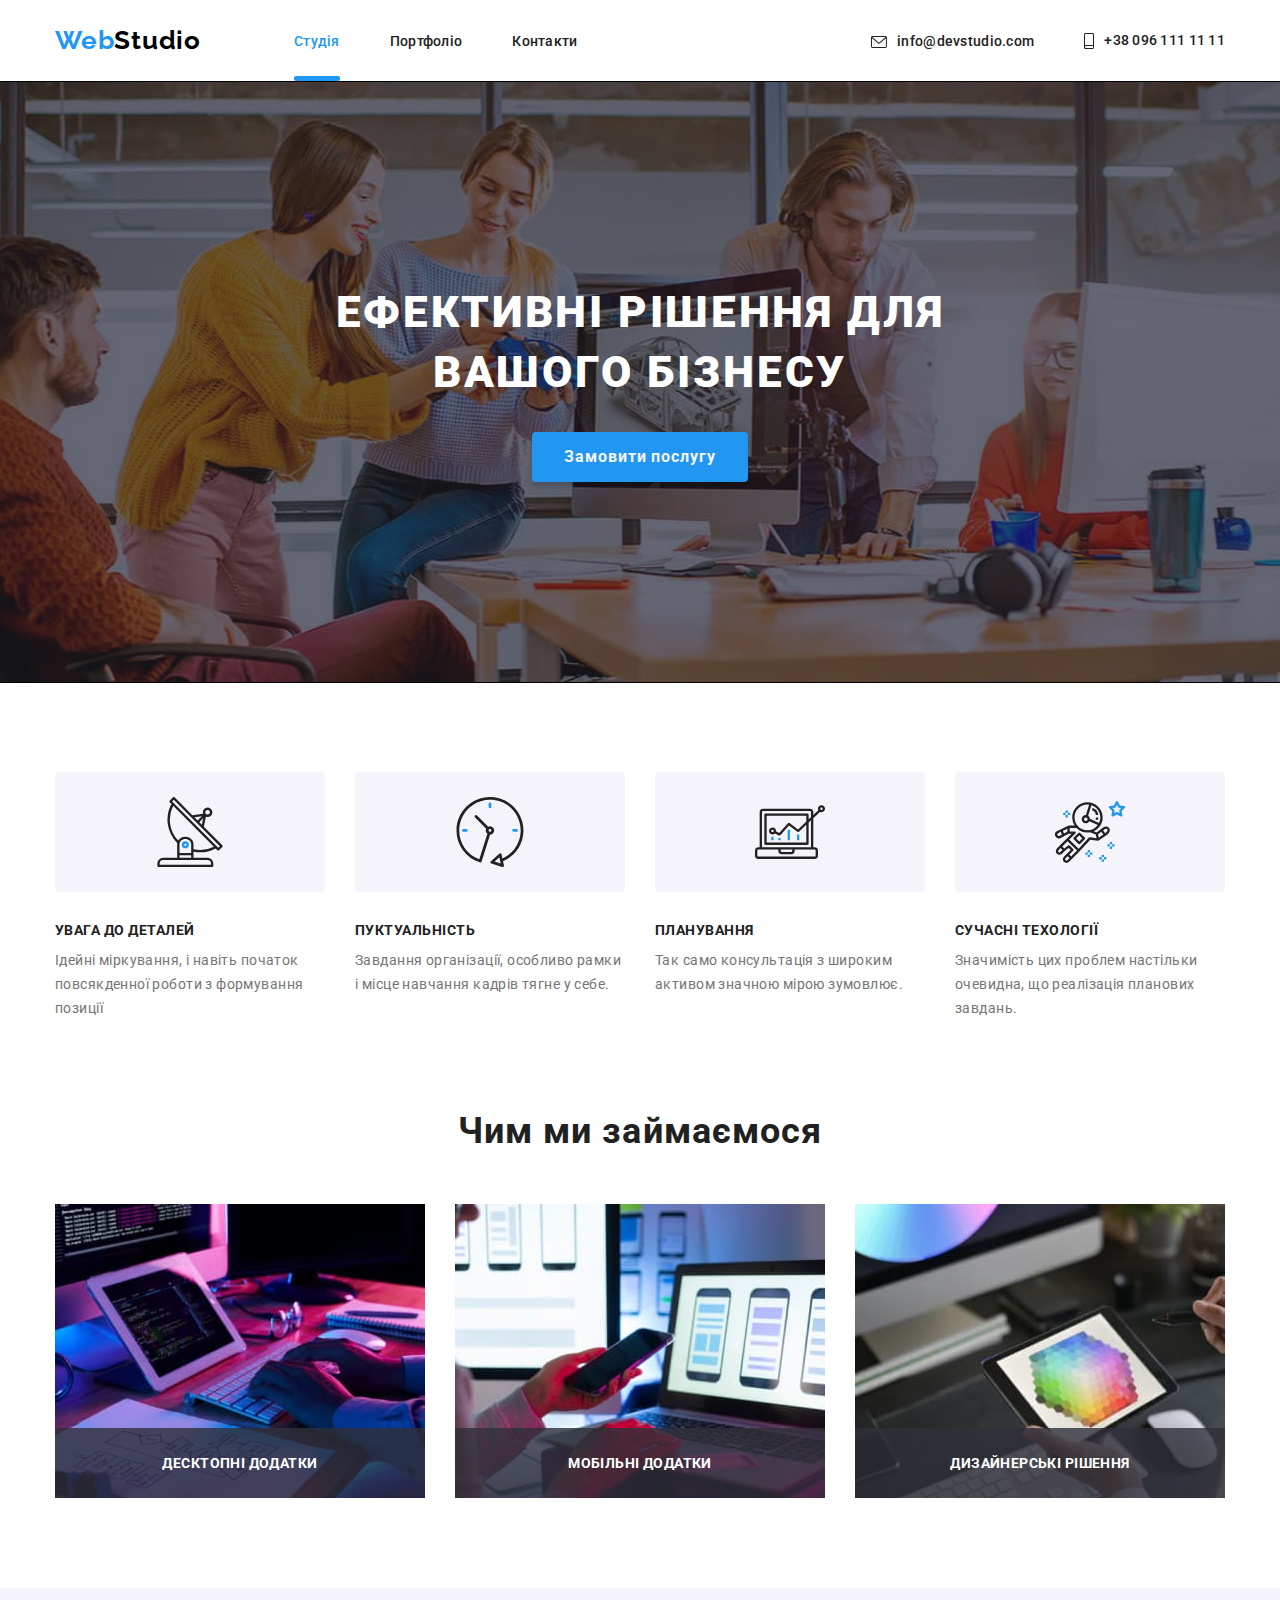
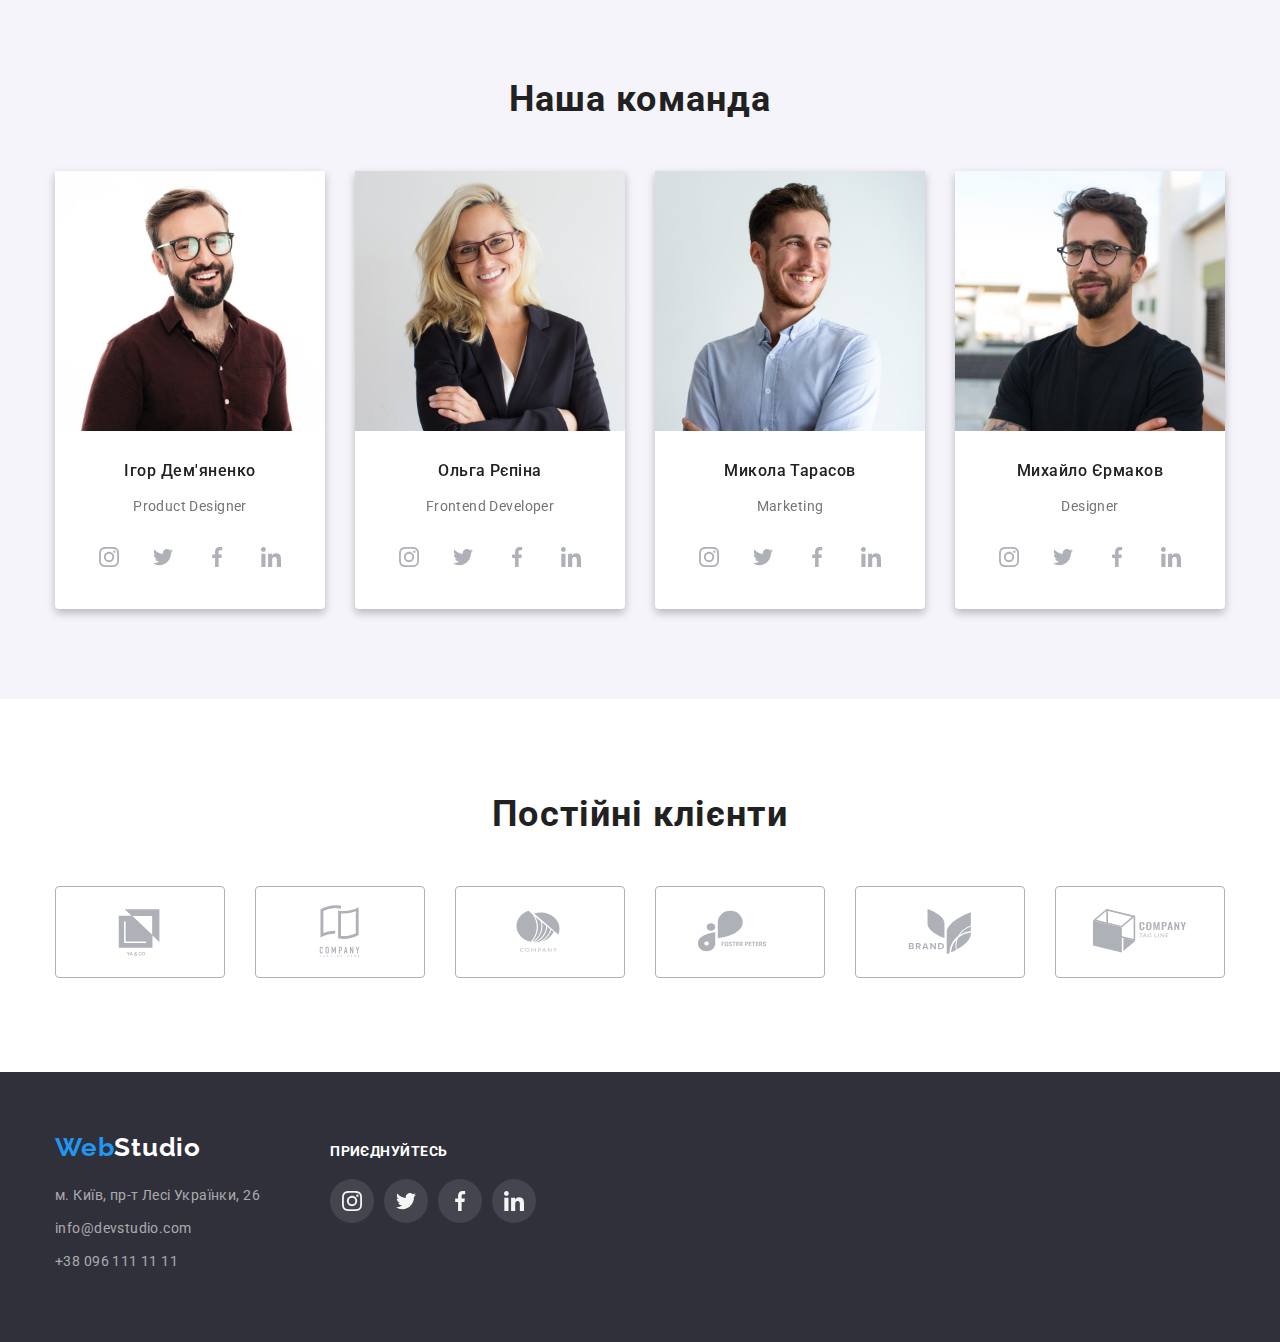
<file: index.html>
<!DOCTYPE html>
<html lang="uk">
  <head>
    <meta charset="UTF-8" />
    <meta http-equiv="X-UA-Compatible" content="IE=edge" />
    <meta name="viewport" content="width=device-width, initial-scale=1.0" />
    <title>webstudio</title>
    <link rel="preconnect" href="https://fonts.googleapis.com" />
    <link rel="preconnect" href="https://fonts.gstatic.com" crossorigin />
    <link href="https://fonts.googleapis.com/css2?family=Raleway:wght@700&family=Roboto:wght@400;500;700;900&display=swap" rel="stylesheet" />
    <link rel="stylesheet" href="https://cdnjs.cloudflare.com/ajax/libs/modern-normalize/1.1.0/modern-normalize.min.css" />
    <link rel="stylesheet" href="./css/styles.css" />
  </head>
  <body class="page-body">
    <!--Header-->
    <header class="page-header">
      <!--Заголовки-->
      <div class="container">
        <nav class="header-nav">
          <a href="WebStudio" class="logo link"> <span class="web">Web</span>Studio</a>
          <ul class="header-list list">
            <li class="item"><a href="./index.html" class="header-link active current">Студія</a></li>
            <li class="item"><a href="./portfolio.html" class="header-link">Портфоліо</a></li>
            <li class="item"><a href="Контакти" class="header-link">Контакти</a></li>
          </ul>
        </nav>
        <ul class="contacts list">
          <li class="item">
            <a class="header-mail hearder-link active link" href="info@devstudio.com">
              <svg class="phone icon" width="16" height="12">
                <use href="./images/icons.svg#icon-envelope"></use></svg     >info@devstudio.com</a
            >
          </li>
          <li>
            <a class="header-tel hearder-link link" href="+380961111111">
              <svg class="phone icon" width="10" height="16">
                <use href="./images/icons.svg#icon-smartphone"></use></svg              >+38 096 111 11 11</a
            >
          </li>
        </ul>
      </div>
    </header>
    <main>
      <!--Ефективні рішення-->
      <section class="section-title">
        <div class="container">
          <h1 class="title">
            ЕФЕКТИВНІ РІШЕННЯ ДЛЯ <br/>
            ВАШОГО БІЗНЕСУ
          </h1>
          <button data-modal-open class="button title-button" type="button">Замовити послугу</button>
          <div class="backdrop is-hidden" data-modal>
          <div class="modal">
           <button class="modal-icon" type="button" data-modal-close>
            <svg class="modal-icon-close" width="18" height="18">
           <use href="./images/icons.svg#icon-close"></use>
           </svg>
           </button>
          </div>
         </div>
        </div>
      </section>
      <!--Наші переваги-->
      <section class="padding">
        <div class="container">
          <h2 class="visually-hidden">Наші переваги</h2>
          <ul class="feature-list list">
            <li class="item">
              <div class="thumb">
                <svg class="item-icon" width="70" height="70">
                  <use href="./images/icons.svg#icon-antenna"></use>
                </svg>
              </div>
              <h3 class="title-medium">УВАГА ДО ДЕТАЛЕЙ</h3>
              <p class="text">Ідейні міркування, і навіть початок повсякденної роботи з формування позиції</p>
            </li>
            <li class="item">
              <div class="thumb">
                <svg class="item-icon" width="70" height="70">
                  <use href="./images/icons.svg#icon-clock"></use>
                </svg>
              </div>
              <h3 class="title-medium">ПУКТУАЛЬНІСТЬ</h3>
              <p class="text">Завдання організації, особливо рамки і місце навчання кадрів тягне у себе.</p>
            </li>
            <li class="item">
              <div class="thumb">
                <svg class="item-icon" width="70" height="70">
                  <use href="./images/icons.svg#icon-diagram"></use>
                </svg>
              </div>
              <h3 class="title-medium">ПЛАНУВАННЯ</h3>
              <p class="text">Так само консультація з широким активом значною мірою зумовлює.</p>
            </li>
            <li class="item">
              <div class="thumb">
                <svg class="item-icon" width="70" height="70">
                  <use href="./images/icons.svg#icon-astronaut"></use>
                </svg>
              </div>
              <h3 class="title-medium">СУЧАСНІ ТЕХОЛОГІЇ</h3>
              <p class="text">Значимість цих проблем настільки очевидна, що реалізація планових завдань.</p>
            </li>
          </ul>
        </div>
      </section>
      <!--Чим займаємось-->
      <section class="blok-gallery">
        <div class="container">
          <h2 class="title-staff">Чим ми займаємося</h2>
          <ul class="gallery">
            <li class="photo-gallery">
              <img src="./images/imgoffice1.jpg" alt="комп1" width="370" height="294" >
              <p class="work">ДЕСКТОПНІ ДОДАТКИ</p>
            </li>
            <li class="photo-gallery">
              <img src="./images/imgoffice2.jpg" alt="комп2" width="370" height="294" >
              <p class="work">МОБІЛЬНІ ДОДАТКИ</p>
            </li>
            <li class="photo-gallery">
              <img src="./images/imgoffice3.jpg" alt="комп3" width="370" height="294" >
              <p class="work">ДИЗАЙНЕРСЬКІ РІШЕННЯ</p>
            </li>
          </ul>
        </div>
      </section>

      <!--Staff-->
      <section class="staff padding">
        <div class="container">
          <h2 class="title-gallery-staff">Наша команда</h2>
          <ul class="staff-gallery">
            <li class="photo-staff">
              <img src="./images/imgphoto4.jpg" alt="Ігор" width="270" height="260" class="img" />
              <div class="staff-title">
                <h3 class="name">Ігор Дем'яненко</h3>
                <p class="position">Product Designer</p>
                <ul class="social-icons list">
                  <li class="social-item">
                    <a href="" class="social-link link">
                      <svg class="social-icon" width="20" height="20">
                        <use href="./images/icons.svg#icon-instagram"></use>
                      </svg>
                    </a>
                  </li>
                  <li class="social-item">
                    <a href="" class="social-link link"
                      ><svg class="social-icon" width="20" height="20">
                        <use href="./images/icons.svg#icon-twitter"></use></svg
                    ></a>
                  </li>
                  <li class="social-item">
                    <a href="" class="social-link link"
                      ><svg class="social-icon" width="20" height="20">
                        <use href="./images/icons.svg#icon-facebook"></use></svg
                    ></a>
                  </li>
                  <li class="social-item">
                    <a href="" class="social-link link"
                      ><svg class="social-icon" width="20" height="20">
                        <use href="./images/icons.svg#icon-linkedin"></use></svg
                    ></a>
                  </li>
                </ul>
              </div>
            </li>
            <li class="photo-staff">
              <img src="./images/imgphoto5.jpg" alt="Ольга" width="270" height="260" class="img" />
              <div class="staff-title">
                <h3 class="name">Ольга Рєпіна</h3>
                <p class="position">Frontend Developer</p>
                <ul class="social-icons list">
                  <li class="social-item">
                    <a href="" class="social-link link">
                      <svg class="social-icon" width="20" height="20">
                        <use href="./images/icons.svg#icon-instagram"></use>
                      </svg>
                    </a>
                  </li>
                  <li class="social-item">
                    <a href="" class="social-link link"
                      ><svg class="social-icon" width="20" height="20">
                        <use href="./images/icons.svg#icon-twitter"></use></svg
                    ></a>
                  </li>
                  <li class="social-item">
                    <a href="" class="social-link link"
                      ><svg class="social-icon" width="20" height="20">
                        <use href="./images/icons.svg#icon-facebook"></use></svg
                    ></a>
                  </li>
                  <li class="social-item">
                    <a href="" class="social-link link"
                      ><svg class="social-icon" width="20" height="20">
                        <use href="./images/icons.svg#icon-linkedin"></use></svg
                    ></a>
                  </li>
                </ul>
              </div>
            </li>

            <li class="photo-staff">
              <img src="./images/imgphoto6.jpg" alt="Микола" width="270" height="260" class="img" />
              <div class="staff-title">
                <h3 class="name">Микола Тарасов</h3>
                <p class="position">Marketing</p>
                <ul class="social-icons list">
                  <li class="social-item">
                    <a href="" class="social-link link">
                      <svg class="social-icon" width="20" height="20">
                        <use href="./images/icons.svg#icon-instagram"></use>
                      </svg>
                    </a>
                  </li>
                  <li class="social-item">
                    <a href="" class="social-link link"
                      ><svg class="social-icon" width="20" height="20">
                        <use href="./images/icons.svg#icon-twitter"></use></svg
                    ></a>
                  </li>
                  <li class="social-item">
                    <a href="" class="social-link link"
                      ><svg class="social-icon" width="20" height="20">
                        <use href="./images/icons.svg#icon-facebook"></use></svg
                    ></a>
                  </li>
                  <li class="social-item">
                    <a href="" class="social-link link"
                      ><svg class="social-icon" width="20" height="20">
                        <use href="./images/icons.svg#icon-linkedin"></use></svg
                    ></a>
                  </li>
                </ul>
              </div>
            </li>
            <li class="photo-staff">
              <img src="./images/imgphoto7.jpg" alt="Михайло" width="270" height="260" class="img" />
              <div class="staff-title">
                <h3 class="name">Михайло Єрмаков</h3>
                <p class="position">Designer</p>
                <ul class="social-icons list">
                  <li class="social-item">
                    <a href="" class="social-link link">
                      <svg class="social-icon" width="20" height="20">
                        <use href="./images/icons.svg#icon-instagram"></use>
                      </svg>
                    </a>
                  </li>
                  <li class="social-item">
                    <a href="" class="social-link link"
                      ><svg class="social-icon" width="20" height="20">
                        <use href="./images/icons.svg#icon-twitter"></use></svg
                    ></a>
                  </li>
                  <li class="social-item">
                    <a href="" class="social-link link"
                      ><svg class="social-icon" width="20" height="20">
                        <use href="./images/icons.svg#icon-facebook"></use></svg
                    ></a>
                  </li>
                  <li class="social-item">
                    <a href="" class="social-link link"
                      ><svg class="social-icon" width="20" height="20">
                        <use href="./images/icons.svg#icon-linkedin"></use></svg
                    ></a>
                  </li>
                </ul>
              </div>
            </li>
          </ul>
        </div>
      </section>
      <section class="section clients">
        <div class="container">
          <h2 class="title-clients">Постійні клієнти</h2>
          <ul class="brends list">
            <li class="clients-list item">
              <a href="" class="clients-link"
                ><svg class="icon" width="106" height="60">
                  <use href="./images/icons.svg#icon-group"></use></svg
              ></a>
            </li>
            <li class="clients-list item">
              <a href="" class="clients-link"
                ><svg class="icon" width="106" height="60">
                  <use href="./images/icons.svg#icon-group-sec"></use></svg
              ></a>
            </li>
            <li class="clients-list item">
              <a href="" class="clients-link"
                ><svg class="icon" width="106" height="60">
                  <use href="./images/icons.svg#icon-group-th"></use></svg
              ></a>
            </li>
            <li class="clients-list item">
              <a href="" class="clients-link"
                ><svg class="icon" width="106" height="60">
                  <use href="./images/icons.svg#icon-group-fo"></use></svg
              ></a>
            </li>
            <li class="clients-list item">
              <a href="" class="clients-link"
                ><svg class="icon" width="106" height="60">
                  <use href="./images/icons.svg#icon-group-fi"></use></svg
              ></a>
            </li>
            <li class="clients-list item">
              <a href="" class="clients-link"
                ><svg class="icon" width="106" height="60">
                  <use href="./images/icons.svg#icon-group-si"></use></svg
              ></a>
            </li>
          </ul>
        </div>
      </section>
    </main>
    <footer class="footer">
      <div class="container footer-main">
        <div class="footer-general">
          <div class="logo-address">
            <a href="WebStudio" class="logo logo-footer"> <span class="web">Web</span>Studio</a>
            <address>
              <ul class="all-contacts footer-contacts">
                <li class="item contacts-item">
                  <a class="adress link" href="https://goo.gl/maps/Jwa1FYNxkH5Bw4Vz5"> м. Київ, пр-т Лесі Українки, 26</a>
                </li>
                <li class="item contacts-item">
                  <a class="adress-footer link" href="info@devstudio.com">info@devstudio.com</a>
                </li>
                <li class="item contacts-item">
                  <a class="adress-footer link" href="tel:+380961111111">+38 096 111 11 11</a>
                </li>
              </ul>
            </address>
          </div>
          <div class="social-footer">
            <p class="footer-title">Приєднуйтесь</p>
            <ul class="social-icons list">
              <li class="social-icon-footer">
                <a href="" class="social-link social-link-footer"
                  ><svg class="icon" width="20" height="20">
                    <use href="./images/icons.svg#icon-instagram"></use></svg
                ></a>
              </li>
              <li class="social-icon-footer">
                <a href="" class="social-link social-link-footer"
                  ><svg class="icon" width="20" height="20">
                    <use href="./images/icons.svg#icon-twitter"></use></svg
                ></a>
              </li>
              <li class="social-icon-footer">
                <a href="" class="social-link social-link-footer"
                  ><svg class="icon" width="20" height="20">
                    <use href="./images/icons.svg#icon-facebook"></use></svg
                ></a>
              </li>
              <li class="social-icon-footer">
                <a href="" class="social-link social-link-footer"
                  ><svg class="icon" width="20" height="20">
                    <use href="./images/icons.svg#icon-linkedin"></use></svg
                ></a>
              </li>
            </ul>
          </div>
        </div>
      </div>
    </footer>
    <script src="./js/modal.js"></script>
  </body>
</html>
</file>
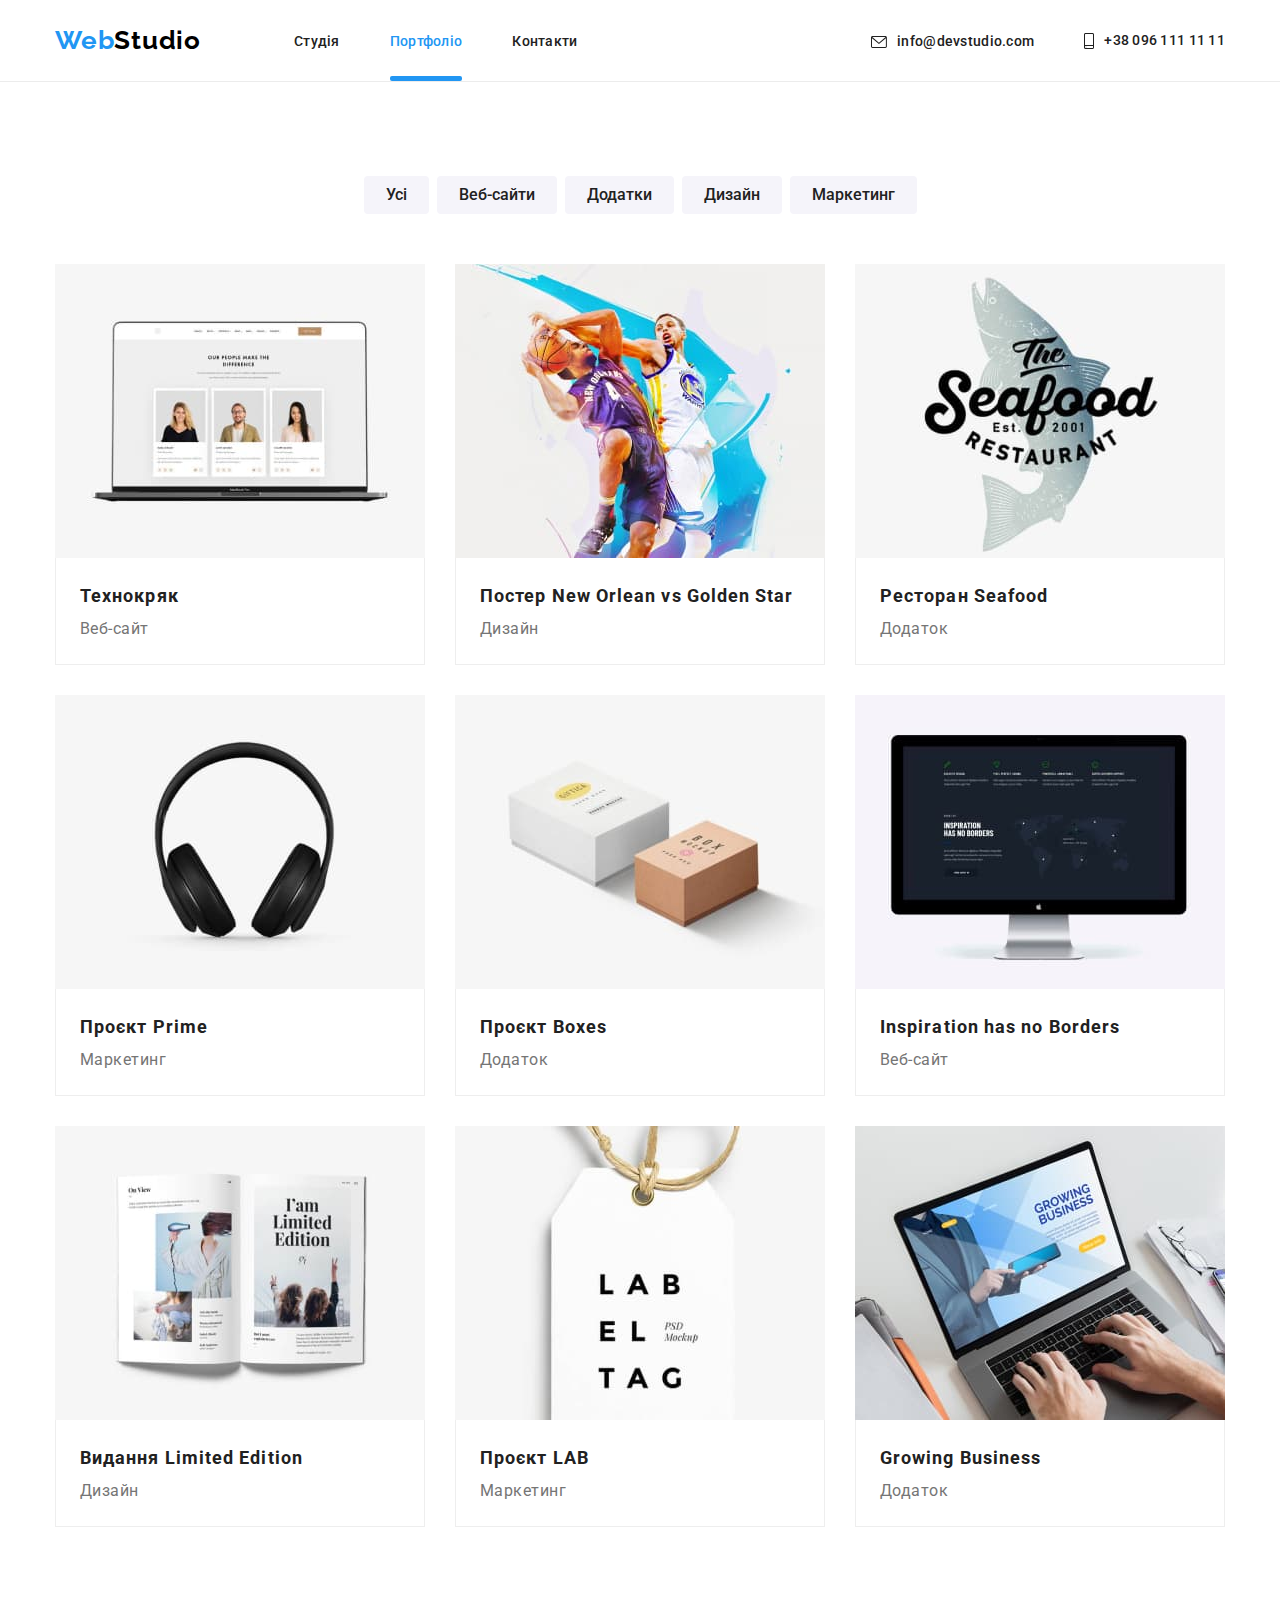
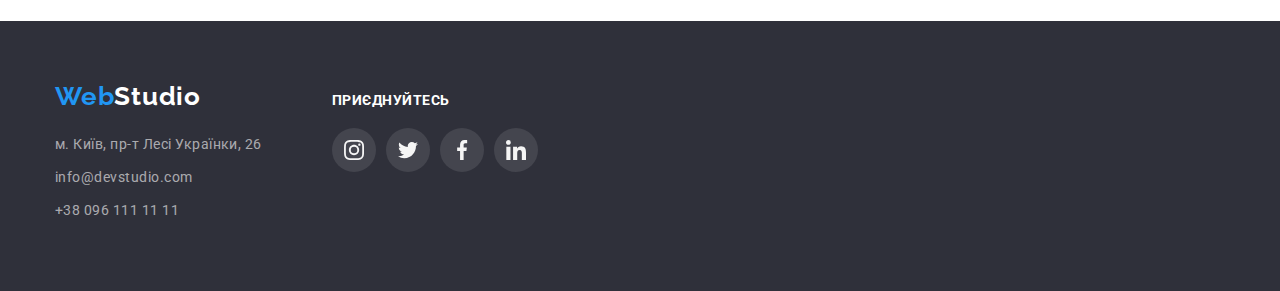
<file: portfolio.html>
<!DOCTYPE html>
<html lang="en">
  <head>
    <meta charset="UTF-8" />
    <meta http-equiv="X-UA-Compatible" content="IE=edge" />
    <meta name="viewport" content="width=device-width, initial-scale=1.0" />
    <title>webstudio</title>
    <link rel="preconnect" href="https://fonts.googleapis.com" />
    <link rel="preconnect" href="https://fonts.gstatic.com" crossorigin />
    <link href="https://fonts.googleapis.com/css2?family=Raleway:wght@700&family=Roboto:wght@400;500;700;900&display=swap" rel="stylesheet" />
    <link rel="stylesheet" href="https://cdnjs.cloudflare.com/ajax/libs/modern-normalize/1.1.0/modern-normalize.min.css" />
    <link rel="stylesheet" href="./css/styles.css" />
  </head>
  <body class="page-body">
    <!-- Сторінка Портфоліо -->
    <!--Header-->
    <header class="page-header">
      <!--Заголовки-->
      <div class="container">
        <nav class="header-nav">
          <a href="WebStudio" class="logo link"> <span class="web">Web</span>Studio</a>
          <ul class="header-list list">
            <li class="item"><a href="./index.html" class="header-link">Студія</a></li>
            <li class="item">
              <a href="./portfolio.html" class="active header-link current">Портфоліо</a>
            </li>
            <li class="item"><a href="Контакти" class="header-link">Контакти</a></li>
          </ul>
        </nav>
        <ul class="contacts list">
          <li class="item">
            <a class="header-mail hearder-link active link" href="info@devstudio.com">
              <svg class="phone icon" width="16" height="12">
                <use href="./images/icons.svg#icon-envelope"></use></svg
              >info@devstudio.com</a
            >
          </li>
          <li>
            <a class="header-tel hearder-link link" href="+380961111111">
              <svg class="phone icon" width="10" height="16">
                <use href="./images/icons.svg#icon-smartphone"></use></svg
              >+38 096 111 11 11</a
            >
          </li>
        </ul>
      </div>
    </header>
    <main>
      <!-- Наші послуги -->
      <section class="section portfolio">
        <div class="container">
          <h1 class="visually-hidden">Наші послуги</h1>
          <ul class="buttons list">
            <li class="item active"><button class="button projects-button" type="button">Усі</button></li>
            <li class="item">
              <button class="button projects-button" type="button">Веб-сайти</button>
            </li>
            <li class="item"><button class="button projects-button" type="button">Додатки</button></li>
            <li class="item"><button class="button projects-button" type="button">Дизайн</button></li>
            <li class="item"><button class="button projects-button" type="button">Маркетинг</button></li>
          </ul>
          <!-- Приклади робот -->
          <ul class="gallery-card">
            <li class="gallery-portfolio">
              <a class="card" href="">
                <div class="overlay">
                  <img src="./images/sitetexno.jpg" alt="Технокряк" width="370" height="294" class="img" />
                  <p class="overlay-text">Ресурс пропонує комплексні пропозиції з різним рівнем функціоналу та сервісів. Все це дозволить відвідувачу отримати вичерпні відомості про компанію чи приватну особу.</p>
                </div>
                <div class="name-project">
                  <h2 class="services">Технокряк</h2>
                  <p class="types">Веб-сайт</p>
                </div>
              </a>
            </li>
            <li class="gallery-portfolio">
              <a class="card" href="">
                <div class="overlay">
                  <img src="./images/poster.jpg" alt="Постер" width="370" height="294" class="img" />
                  <p class="overlay-text">Ресурс пропонує комплексні пропозиції з різним рівнем функціоналу та сервісів. Все це дозволить відвідувачу отримати вичерпні відомості про компанію чи приватну особу.</p>
                </div>
                <div class="name-project">
                  <h2 class="services">Постер New Orlean vs Golden Star</h2>
                  <p class="types">Дизайн</p>
                </div>
              </a>
            </li>
            <li class="gallery-portfolio">
              <a class="card" href="">
                <div class="overlay">
                  <img src="./images/addrestoran.jpg" alt="Додаток ресторан" width="370" height="294" class="img" />
                  <p class="overlay-text">Ресурс пропонує комплексні пропозиції з різним рівнем функціоналу та сервісів. Все це дозволить відвідувачу отримати вичерпні відомості про компанію чи приватну особу.</p>
                </div>
                <div class="name-project">
                  <h2 class="services">Ресторан Seafood</h2>
                  <p class="types">Додаток</p>
                </div>
              </a>
            </li>
            <li class="gallery-portfolio">
              <a class="card" href="">
                <div class="overlay">
                  <img src="./images/marketing.jpg" alt="Маркетинг" width="370" height="294" class="img" />
                  <p class="overlay-text">Ресурс пропонує комплексні пропозиції з різним рівнем функціоналу та сервісів. Все це дозволить відвідувачу отримати вичерпні відомості про компанію чи приватну особу.</p>
                </div>
                <div class="name-project">
                  <h2 class="services">Проєкт Prime</h2>
                  <p class="types">Маркетинг</p>
                </div>
              </a>
            </li>
            <li class="gallery-portfolio">
              <a class="card" href="">
                <div class="overlay">
                  <img src="./images/boxses.jpg" alt="Проект boxses" width="370" height="294" class="img" />
                  <p class="overlay-text">Ресурс пропонує комплексні пропозиції з різним рівнем функціоналу та сервісів. Все це дозволить відвідувачу отримати вичерпні відомості про компанію чи приватну особу.</p>
                </div>
                <div class="name-project">
                  <h2 class="services">Проєкт Boxes</h2>
                  <p class="types">Додаток</p>
                </div>
              </a>
            </li>
            <li class="gallery-portfolio">
              <a class="card" href="">
                <div class="overlay">
                  <img src="./images/siteinspiration.jpg" alt="Inspiration has no Borders" width="370" height="294" class="img" />
                  <p class="overlay-text">Ресурс пропонує комплексні пропозиції з різним рівнем функціоналу та сервісів. Все це дозволить відвідувачу отримати вичерпні відомості про компанію чи приватну особу.</p>
                </div>
                <div class="name-project">
                  <h2 class="services">Inspiration has no Borders</h2>
                  <p class="types">Веб-сайт</p>
                </div>
              </a>
            </li>
            <li class="gallery-portfolio">
              <a class="card" href="">
                <div class="overlay">
                  <img src="./images/design.jpg" alt="Дизайн" width="370" height="294" class="img" />
                  <p class="overlay-text">Ресурс пропонує комплексні пропозиції з різним рівнем функціоналу та сервісів. Все це дозволить відвідувачу отримати вичерпні відомості про компанію чи приватну особу.</p>
                </div>
                <div class="name-project">
                  <h2 class="services">Видання Limited Edition</h2>
                  <p class="types">Дизайн</p>
                </div>
              </a>
            </li>
            <li class="gallery-portfolio">
              <a class="card" href="">
                <div class="overlay">
                  <img src="./images/marketlab.jpg" alt="Проєкт LAB" width="370" height="294" class="img" />
                  <p class="overlay-text">Ресурс пропонує комплексні пропозиції з різним рівнем функціоналу та сервісів. Все це дозволить відвідувачу отримати вичерпні відомості про компанію чи приватну особу.</p>
                </div>
                <div class="name-project">
                  <h2 class="services">Проєкт LAB</h2>
                  <p class="types">Маркетинг</p>
                </div>
              </a>
            </li>
            <li class="gallery-portfolio">
              <a class="card" href="">
                <div class="overlay">
                  <img src="./images/addbusiness.jpg" alt="Додаток для бізнесу" width="370" height="294" class="img" />
                  <p class="overlay-text">Ресурс пропонує комплексні пропозиції з різним рівнем функціоналу та сервісів. Все це дозволить відвідувачу отримати вичерпні відомості про компанію чи приватну особу.</p>
                </div>
                <div class="name-project">
                  <h2 class="services">Growing Business</h2>
                  <p class="types">Додаток</p>
                </div>
              </a>
            </li>
          </ul>
        </div>
      </section>
    </main>
    <footer class="footer">
      <div class="container footer-main">
        <div class="footer-general">
          <div class="logo-address">
            <a href="WebStudio" class="logo logo-footer"> <span class="web">Web</span>Studio</a>
            <address>
              <ul class="all-contacts">
                <li class="item contacts-item">
                  <a class="adress link" href="https://goo.gl/maps/Jwa1FYNxkH5Bw4Vz5"> м. Київ, пр-т Лесі Українки, 26</a>
                </li>
                <li class="item contacts-item">
                  <a class="adress-footer link" href="info@devstudio.com">info@devstudio.com</a>
                </li>
                <li class="item contacts-item">
                  <a class="adress-footer link" href="tel:+380961111111">+38 096 111 11 11</a>
                </li>
              </ul>
            </address>
          </div>
          <div class="social-footer">
            <p class="footer-title">Приєднуйтесь</p>
            <ul class="social-icons list">
              <li class="social-icon-footer">
                <a href="" class="social-link social-link-footer"
                  ><svg class="icon" width="20" height="20">
                    <use href="./images/icons.svg#icon-instagram"></use></svg
                ></a>
              </li>
              <li class="social-icon-footer">
                <a href="" class="social-link social-link-footer"
                  ><svg class="icon" width="20" height="20">
                    <use href="./images/icons.svg#icon-twitter"></use></svg
                ></a>
              </li>
              <li class="social-icon-footer">
                <a href="" class="social-link social-link-footer"
                  ><svg class="icon" width="20" height="20">
                    <use href="./images/icons.svg#icon-facebook"></use></svg
                ></a>
              </li>
              <li class="social-icon-footer">
                <a href="" class="social-link social-link-footer"
                  ><svg class="icon" width="20" height="20">
                    <use href="./images/icons.svg#icon-linkedin"></use></svg
                ></a>
              </li>
            </ul>
          </div>
        </div>
      </div>
    </footer>
  </body>
</html>
</file>
<file: css/styles.css>
/* Головний колір білий #FFFFFF; */
/* Головний колір чорний #2F303A */
/* Синій колір #2196F3 */
:root {
    --primary-text-color: #FFFFFF;
    --title-text-color: #212121;
    --accent-color: #2196F3;
    --secondary-white-color: #757575;
    --primary-white-color: #F5F5F5;
    --social-color: #AFB1B8;
}

h1,
h2,
h3,
h4,
h5,
h6,
p {
    margin: 0;
}

img {
    display: block;
    max-width: 100%;
}

.visually-hidden {
    position: absolute;
    white-space: nowrap;
    width: 1px;
    height: 1px;
    overflow: hidden;
    border: 0;
    padding: 0;
    clip: rect(0 0 0 0);
    clip-path: inset(50%);
    margin: -1px;
}

.page-body {
    font-family: Roboto, sans-serif;
    letter-spacing: 0.03em;
}

.link {
    text-decoration: none;
}

.hearder-link {
    text-decoration: none;
}

.container {
    width: 1200px;
    margin: 0 auto;
    padding-left: 15px;
    padding-right: 15px;
}

.header-link {
    text-decoration: none;
    color: inherit;
}

.adress-footer {
    text-decoration: none;
    color: rgba(255, 255, 255, 0.6);
    font-style: normal;
}

ul {
    list-style: none;
    padding-left: 0;
    margin: 0;
}

/*Webstudio */
.web {
    color: #2196F3;
    font-family: Raleway;
    font-style: normal;
    font-weight: 700;
    font-size: 26px;
    line-height: 1.2;
}

.logo {
    font-family: Raleway;
    font-style: normal;
    font-weight: 700;
    font-size: 26px;
    line-height: 1.2;
    letter-spacing: 0.03em;
    color: #000000;
}


/* Site-nav */
.header-link {
    font-weight: 500;
    font-size: 14px;
    line-height: 1.1;
    letter-spacing: 0.02em;
    color: var(--title-text-color)
    
}


/* Mail-Tel header and footer  */
.header-link:hover,
.header-link:focus {
    color: var(--accent-color);
}


.header-tel .phone{
    fill: currentColor;
}

.active {
    color: var(--accent-color)
}


.header-tel,
.header-mail {
    font-weight: 500;
    font-size: 14px;
    line-height: 1.14;
    letter-spacing: 0.02em;
    color: #757575;
}

/* Header styles */
.page-header {
    background-color: var(--primary-text-color);
    border-bottom: 1px solid #ececec
}

.page-header .container {
    display: flex;
    align-items: center;
    
}

.page-header .logo {
    margin-right: 93px;
}

.header-nav {
    display: flex;
    align-items: center;
}

.header-list {
    display: flex;
    align-items: center;
    margin-right: 255px;
    padding-left: 0;
    margin-top: 0;
    margin-bottom: 0;
}

.contacts {
    display: flex;
    flex-wrap: wrap;
    align-items: center;
    margin-left: auto;
    font-weight: 500;
    font-size: 14px;
    line-height: 1.14;
    letter-spacing: 0.02em;
    color: #757575;
}

.contacts .item+.item{
    margin-left: 50px;
}

  .header-nav .header-link  {
    display: block;
    padding-top: 32px;
    padding-bottom: 32px;
}

.contacts .item:not(:first-child) {
    padding-left: 50px;
}


.header-list .item:not(:first-child) {
    margin-left: 50px;
    align-items: center;
}

.header-tel {
    margin-left: 50px;
}

.phone {
    margin-right: 10px;
    vertical-align: middle;
}

.contacts .link{
    display: block;
    padding-top: 32px;
    padding-bottom: 32px;
    color: var(--secondary-white-color);
    font-weight: 500;
    font-size: 14px;
    line-height: calc(16/14);
    letter-spacing: 0.02em;
}
.contacts .link:hover,
.contacts .link:focus{
    color: var(--accent-color);
}

.phone {
    fill: currentColor;
}

.header-list .header-link{
    position: relative;
    padding-top: 32px;
    padding-bottom: 32px;
    display: block;
    color: var(--title-text-color);
    font-weight: 500;
    font-size: 14px;
    line-height: calc(16/14);
    letter-spacing: 0.02;
    transition: color 250ms cubic-bezier(0.4, 0, 0.2, 1);

}

.header-list .current{
    color: var(--accent-color);
}

.header-list .header-link:hover,
.header-list .header-link:focus{
    color: var(--accent-color);
}

.header-list .header-link::after{
    position: absolute;
    left: 0;
    bottom: 0;
    content: "";
    display: block;
    width: 100%;
    height: 5px;
    background-color: var(--accent-color);
    border-radius: 2px;
    opacity: 0;
    transition: opacity 250ms cubic-bezier(0.4, 0, 0.2, 1);
    
}

.header-list .header-link.crrent::after{
    opacity: 1;
}

.contacts .link{
    display: block;
    padding-top: 32px;
    padding-bottom: 32px;
    color: var(--title-text-color);
    font-weight: 500;
    font-size: 14px;
    line-height: calc(16/14);
    letter-spacing: 0.02;
    transition: color 250ms cubic-bezier(0.4, 0, 0.2, 1);
    
}

.header-list .header-link.current::after{
    opacity: 1;
}



/*section-title*/
.section-title {
    background-color: #2F303A;
    padding: 200px 0;
    text-align: center;
    margin-left: auto;
    margin-right: auto;
}


.title {
    margin-bottom: 30px;
    font-weight: 900;
    font-size: 44px;
    line-height: 60px;
    text-align: center;
    letter-spacing: 0.06em;
    color: var(--primary-text-color)
}
.title-medium{
    margin-bottom: 10px;
}

.feature-list {
    display: flex;
    margin: 0;
    padding-left: 0;
}

.hero-description {
    padding: 90px 0;
}

.feature-list .item {
    width: 270px;
}

.feature-list .item:not(:first-child) {
    margin-left: 30px;
}

/* Фон на блоке герой */
.section-title {
    position: relative;
    padding-top: 200px;
    padding-bottom: 200px;
    text-align: center;
    height: 600px;
    
    margin-left: auto;
    margin-right: auto;
    outline: 1px solid black;
    background-image: linear-gradient(to right, rgba(47, 48, 58, 0.4),rgba(47, 48, 58, 0.4)), url('../images/hero.jpg');
    background-repeat: no-repeat;
    background-position: center;
    
}

.title {
    margin: 0 auto;
    margin-bottom: 30px;
    width: 696px;

    color: var(--primary-text-color);
    font-weight: 900;
    font-size: 44px;
    line-height: calc(60/44);
    letter-spacing: 0.06em;
    text-transform: uppercase;
}

.backdrop {
    position: fixed;
    left: 0px;
    top: 0px;
    width: 100%;
    height: 100%;
    z-index: 20;
    background-color: rgba(0, 0, 0, 0.2);
    opacity: 1;
    transition: opacity 250ms cubic-bezier(0.4, 0, 0.2, 1);

}

.backdrop.is-hidden {
    opacity: 0;
    pointer-events: none;
}

.backdrop .is-hidden .modal {
    transform: translate(-50%, -50%) scale(1.1);
}

.modal {
    position: absolute;
    top: 50%;
    left: 50%;
    transform: translate(-50%, -50%);

    width: 528px;
    height: 581px;

    background-color: var(--primary-text-color);
    transform: translate(-50%, -50%) scale(1);
    transition: transform 250ms cubic-bezier(0.4, 0, 0.2, 1);
}

.modal-icon-close {
    fill: var(--social-color);
    
}

.modal-icon {
    position: absolute;
    top: 8px;
    right: 8px;
    width: 30px;
    height: 30px;
    display: flex;
    justify-content: center;
    align-items: center;
    border: 1px solid var(--social-color);
    border-radius: 50%;
    background: transparent;
    cursor: pointer;
}

.button.title-button {
    padding: 10px 32px;
    font-weight: 700;
    line-height: calc(30/16);
    align-items: center;
    letter-spacing: 0.06em;
    color: var(--primary-white-color);
    background-color: var(--accent-color);
    box-shadow: 0px 4px 4px rgba(0, 0, 0, 0.15);
    border-radius: 4px;
    border: none;
    transition: background-color 250ms cubic-bezier(0.4, 0, 0.2, 1);
}

.button.title-button:focus,
.button.title-button:hover {
    background-color: var(--accent-color);
}



    
/* Наші послуги у портфоліо*/

.button.projects-button {    
    padding: 6px 22px;
    border: 0;
    cursor: pointer;
    background-color: #F5F4FA;
    color: var(--title-text-color);
    font-weight: 500;
    line-height: calc(26/16);
    border-radius: 4px;
    border: none;
    transition: color 250ms cubic-bezier(0.4, 0, 0.2, 1), background-color 250ms cubic-bezier(0.4, 0, 0.2, 1), box-shadow 250ms cubic-bezier(0.4, 0, 0.2, 1);
    
}

.button.projects-button:hover,
.button.projects-button:focus
{
box-shadow: 0px 3px 1px rgba(0, 0, 0, 0.1), 0px 1px 2px rgba(0, 0, 0, 0.08), 0px 2px 2px rgba(0, 0, 0, 0.12);
}

.buttons {
    margin-bottom: 50px;
    display: flex;
    justify-content: center;
        
}


.buttons .item:not(:last-child){
margin-right: 8px;
}
    
.button.projects-button:focus,
.button.projects-button:hover{
    background-color: var(--accent-color);
    color: var(--primary-white-color);
    /*filter:drop-shadow(0px 4px 4px rgba(0, 0, 0, 0.25));*/
}
 
.button{
    color: var(--title-text-color);
    background-color: var(--secondary-white-color);
    font-size: 16px;
    font-family: inherit;
    cursor: pointer;
    text-decoration: none;
    text-align: center;
    
}



/* Наші переваги */
.title-medium,
.name,
.services {
    font-size: 14px;
    line-height: 1.2;
    color: var(--title-text-color)
}

.text,
.position,
.types {
    font-weight: 400;
    font-size: 14px;
    line-height: 1.7;
    letter-spacing: 0.03em;
    color: #757575;
}

.thumb {
    background-color: #F5F4FA;
    margin-bottom: 30px;
    align-items: center;
    width: 270px;
    height: 120px;
    display: flex;
    justify-content: center;
    align-items: center;
    border-radius: 4px;
}

.feature-list .item-icon{
    fill: var(--social-color)
}

/* Чим займаємось */

.title-staff,
.title-cliens {
    text-align: center;
}

/* Staff */
.title-staff,
.title-gallery-staff,
.title-clients {
    margin-top: 0;
    margin-bottom: 50px;
    font-weight: 700;
    font-size: 36px;
    line-height: 1.2;
    text-align: center;
    letter-spacing: 0.03em;
    color: #212121;
}

.blok-gallery {
    padding-top: 0;
    padding-bottom: 90px;
    background-color: var(--primary-text-color);
}

.gallery {
    display: flex;
    flex-wrap: wrap;
    align-items: center;
    margin-top: 50px;
    margin-bottom: 0;
    padding-left: 0;
}

.gallery-container {
    padding-top: 40px;
    padding-bottom: 40px;
}


.gallery{
    position: relative;
}

.gallery .photo-gallery{
    position: relative;
    width: 370px;
    margin-right: 30px;
}

.gallery .photo-gallery:nth-child(3n){
    margin-right: 0;
}


.work {
    display: flex;
    align-items: center;
    justify-content: center;
    width: 100%;
    height: 70px;

    position: absolute;
    bottom: 0px;
    font-weight: 700;
    font-size: 14px;
    line-height: calc(16/14);
    text-align: center;
    letter-spacing: 0.03em;
    text-transform: uppercase;

    color: var(--primary-text-color);
    background: rgba(47, 48, 58, 0.8);
}
    

.staff-gallery {
    display: flex;
    flex-wrap: wrap;
    align-items: center;
    margin-top: 50px;
    padding-left: 0;
}

.social-link  {
    justify-content: center;
    display: flex;
    align-items: center;
    color: var(--social-color);
    border-radius: 50%;
    transition: background-color 250ms cubic-bezier(0.4, 0, 0.2, 1),
    fill 250ms cubic-bezier(0.4, 0, 0.2, 1);
}

.social-icon-footer {
    width: 44px;
    height: 44px;
    margin-right: 10px;
}

.social-item .social-link{
    fill: var(--primary-white-color);
    
}

.social-icons .social-link:hover,
.social-icons .social-link:focus{
    background-color: var(--accent-color);
}

.social-link:hover,
.social-link:focus {
    color: var(--primary-white-color);

}

.staff-title .social-icon{
    fill: currentColor;
}

.staff-gallery .social-link {
    width: 100%;
    height: 100%;
    justify-content: center;
    display: flex;
    align-items: center;
}

.staff-gallery .social-icons {
    margin: 16px 12px 0px 12px;    
    display: flex;
    justify-content: center;
    
}




.staff-gallery .social-item:last-child{
    margin-right: 0;
}

.social-item {
    color: var(--primary-text-color);
    width: 44px;
    height: 44px;    
}

.staff {
    background: #F5F4FA;
    
}

.staff-title {
    background: var(--primary-text-color);
    text-align: center;
    margin: 0;
    padding-top: 30px;
    padding-bottom: 30px;
    border-bottom-right-radius: 4px;
    border-bottom-left-radius: 4px;
    
}

.name {
    font-weight: 500;
    font-size: 16px;
    line-height: 19px;
    text-align: center;
    letter-spacing: 0.03em;
    color: #212121;
    margin-bottom: 15px;
}

.photo-staff:not(:first-child) {
    margin-left: 30px;
}

.photo-staff {
    filter: drop-shadow(0px 4px 4px rgba(0, 0, 0, 0.25));

}

.img {
    display: block;
    max-width: 100%;    
}

/* Наші клієнти */

.clients {
    padding: 94px 0;
    background: var(--primary-text-color);
}

.brends{
    display: flex;
    
}

.clients-link {
    border: 1px solid var(--social-color);
    border-radius: 4px;
    width: 100%;
    height: 100%;
    display: flex;
    justify-content: center;
    justify-content: center;
    align-items: center;
    color: var(--social-color);
}

.brends .item {
    border-radius: 4px;
}

.brends .item:not(:last-child){
    margin-right: 30px;
}


.clients-list .icon{
    transition: fill 250ms cubic-bezier(0.4, 0, 0.2, 1);
}

.clients-list .clients-link:hover,
.clients-list .clients-link:focus{
     color: var(--accent-color);
     border: 1px solid var(--accent-color);
}
.clients-link .icon{
    fill: currentColor;
}

.clients-list:hover .icon,
.clients-list:focus .icon{ 
    fill: currentColor;
}

.clients-list .clients-link:hover,
.clients-list .clients-link:focus{
    color: var(--accent-color);
    border: 1px solid var(--accent-color);
}

.clients-list .clients-link {
    transition: border 250ms cubic-bezier(0.4, 0, 0.2, 1);
}
   
.clients-list {    
        flex-basis: calc((100% - 150px) / 6);
        height: 92px;
        transition: fill 250ms cubic-bezier(0.4, 0, 0.2, 1);
 }
 
 .social-item:not(:last-child){
    margin-right: 10px;
 }

/* Footer */ 
.footer {
    background-color: #2F303A;
}

.footer {
    padding: 60px 0;
}

.adress {
    text-decoration: none;
    font-weight: 400;
    font-size: 14px;
    line-height: 1.7;
    color: var(--primary-text-color)
}

.social-link {
    width: 100%;
    height: 100%;
}


.logo-footer {
    text-decoration: none;
    color: #FFFFFF;
    display: block;
    margin-bottom: 20px;
}

.all-contacts {
    display: flex;
    flex-direction: column;
    padding-left: 0;
}

.footer-contacts .link {
    color: rgba(255, 255, 255, 0.6);
    font-weight: 400;
    font-size: 14px;
    line-height: calc(24/14);
    letter-spacing: 0.03em;
    transition: color 250ms cubic-bezier(0.4, 0, 0.2, 1);
}

.contacts-item {
    margin-bottom: 9px;
}

.adress .all-contacts {
    text-align: inherit;
}

.adress {
    font-style: normal;
}

.footer-general {
    display: flex;
    align-items: baseline;
}

.social-footer {
    margin-left: 70px;
    
}
 .social-footer .social-link {    
    background-color: rgba(255, 255, 255, 0.1);
 }

 .social-link-footer{
    color: var(--primary-white-color)
 }

.social-footer .icon{
    fill: currentColor
}

.footer-title{
    margin-bottom: 20px;
    font-weight: 700;
    font-size: 14px;
    line-height: calc(16/14);
    text-transform: uppercase;
    color: var(--primary-text-color);
}
    .social-footer .social-icons {
        margin: 0;
    }
 
    .all-contacts .link {
        color: rgba(255, 255, 255, 0.6);
        font-weight: 400;
        font-size: 14px;
        line-height: calc(24/14);
    }  

    .social-icons{
        display: flex;
    }
    
   .social-icon-footer {
    display: flex;
    align-items: center;
    justify-content: center;
    }


.footer-contacts .address{
    color: var(--secondary-white-color);
    
}
 .footer-contacts .link:hover,
 .footer-contacts .link:focus{
    color: var(--accent-color);
 }

.footer-contacts .item:not(:last-child){
    margin-bottom: 9px;
}

/* Portfolio */
.portfolio{
    padding-top: 94px;
    padding-bottom: 94px;
}

.gallery-card {
    display: flex;
    flex-wrap: wrap;
    margin-top: 45px;
    padding-left: 0;
    margin: -15px;
}


.gallery-card .gallery-portfolio {
    margin: 15px;
}

.card {
    position: relative;
    display: block;
    text-decoration: none;
    transition: box-shadow 250ms cubic-bezier(0.4, 0, 0.2, 1);
}

.name-project{
    padding: 20px 24px;
    border-right: 1px solid #EEEEEE;
    border-bottom: 1px solid #EEEEEE;
    border-left: 1px solid #EEEEEE;
}
 
.services {
    font-size: 18px;
    line-height: 36px;
    letter-spacing: 0.06em;
    color: #212121;
}

.types {
    font-size: 16px;
    line-height: 30px;
    letter-spacing: 0.03em;
    color: #757575;

}

.padding {
    padding: 90px 0;
}
 
.card:hover{
box-shadow: 0px 1px 1px rgba(0, 0, 0, 0.12), 0px 4px 4px rgba(0, 0, 0, 0.06), 0px 4px 6px rgba(0, 0, 0, 0.16);;
} 

.card{
    position: relative;
    display: block;
    transition: box-shadow 250ms cubic-bezier(0.4, 0, 0.2, 1);
}


.overlay {
    position: relative;
    overflow: hidden;
}

.card:hover .overlay-text {
    transform: translateY(0);
    opacity: 1;

}

.overlay-text {
        position: absolute;
        top: 0;
        left: 0;
        padding-top: 63px;
        padding-right: 24px;
        padding-bottom: 63px;
        padding-left: 24px;
        width: 100%;
        height: 100%;
        background: rgba(33, 150, 243, 0.9);
        font-size: 18px;
        line-height: 1.56;
        color: #fff;
        transform: translateY(100%);
        opacity: 0;
        transition: transform 250ms cubic-bezier(0.4, 0, 0.2, 1),
}
</file>
